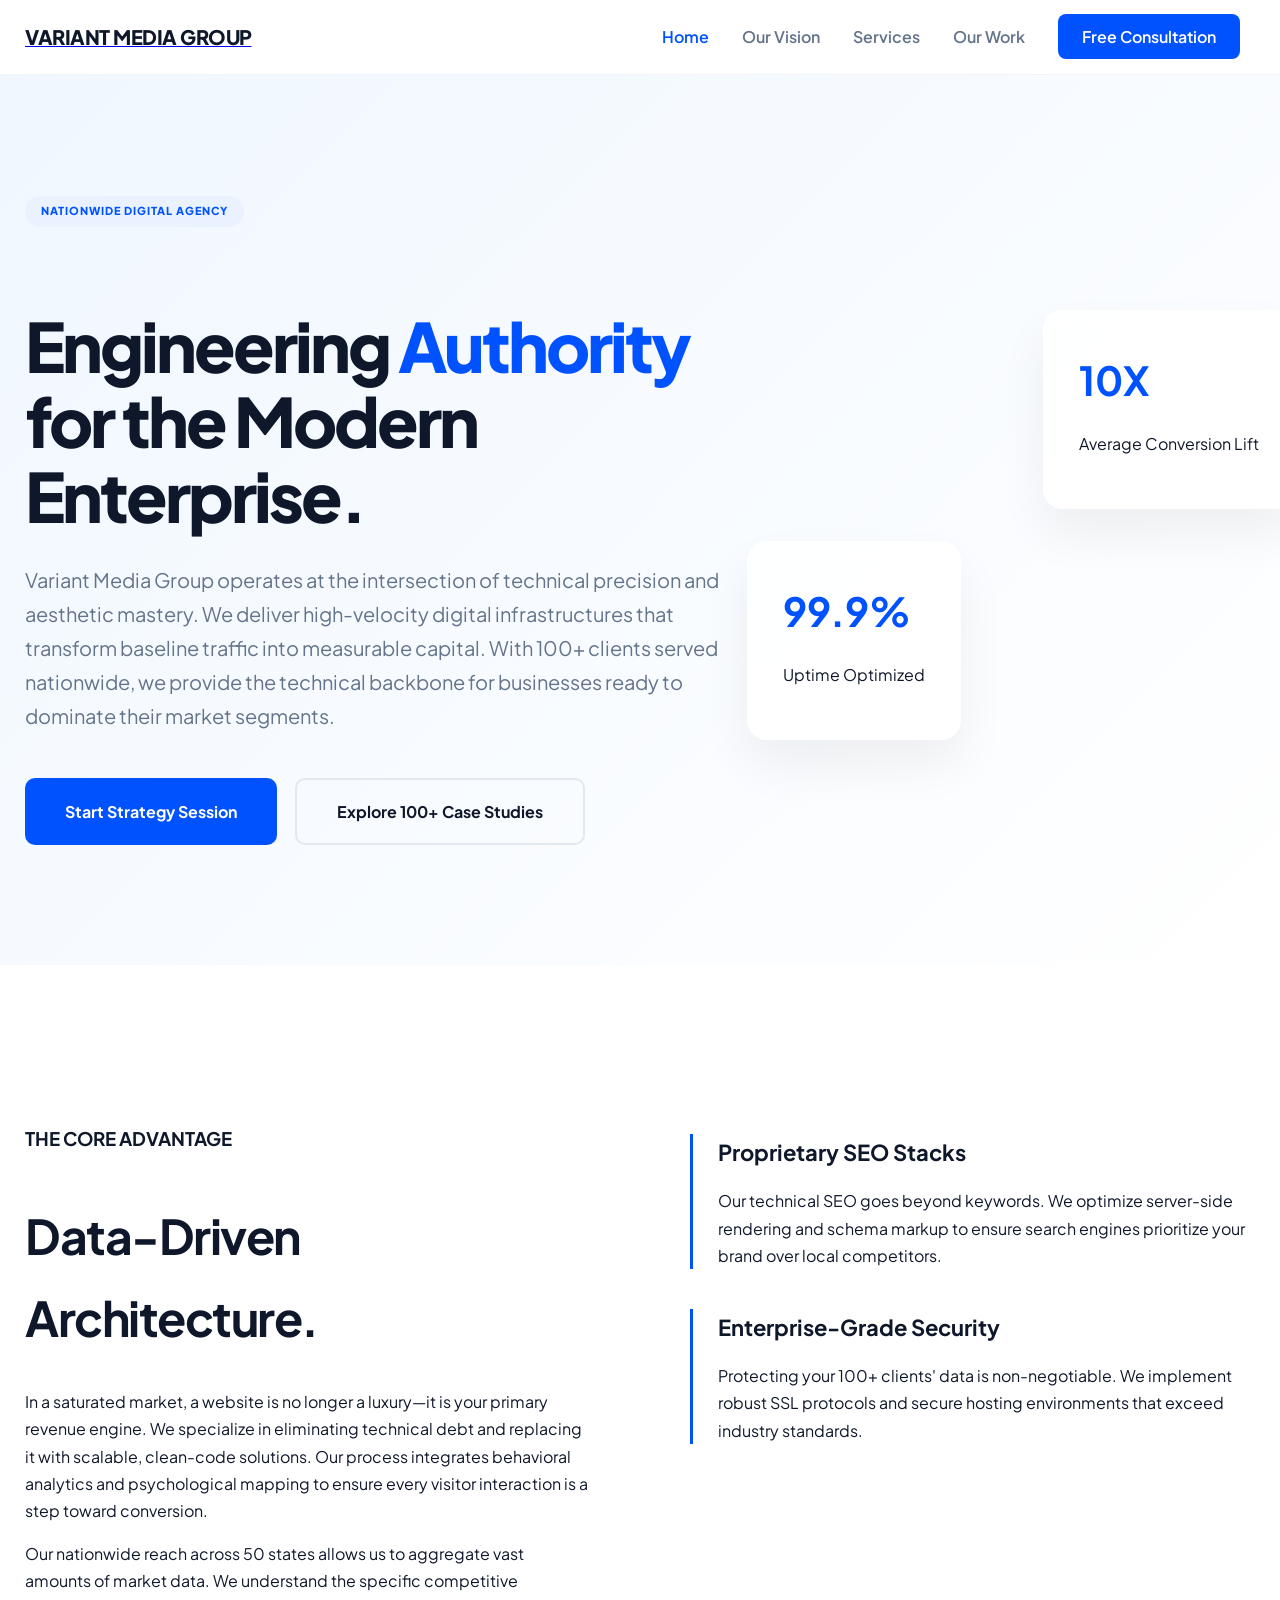
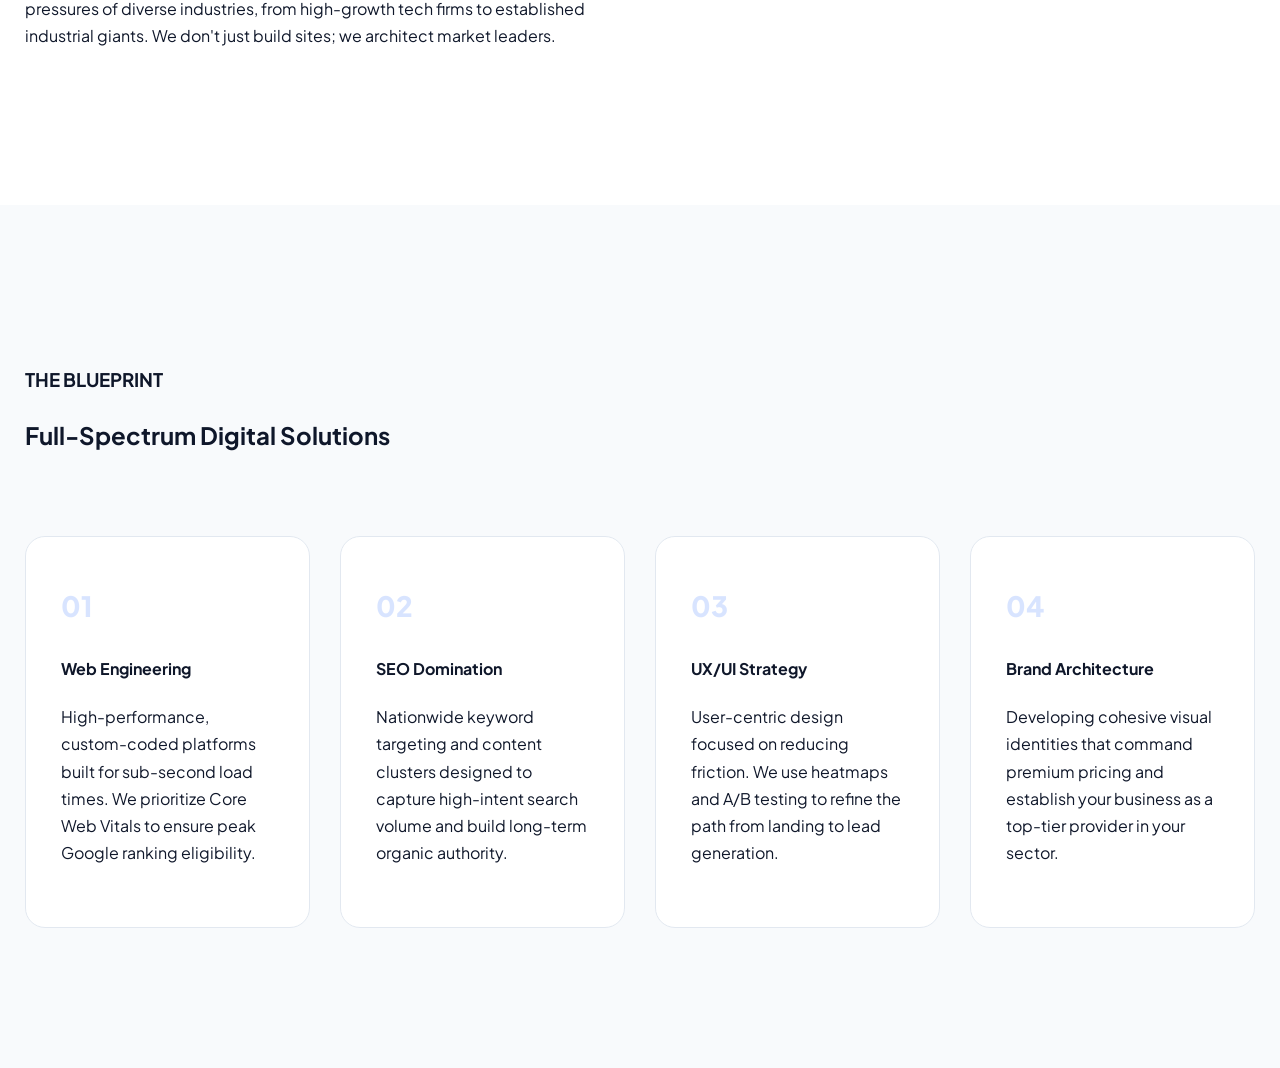
<file: index.html>
<!DOCTYPE html>
<html lang="en">
<head>
    <meta charset="UTF-8">
    <meta name="viewport" content="width=device-width, initial-scale=1.0">
    <title>Variant Media Group | High-Performance Digital Infrastructure</title>
    <link href="https://unpkg.com/aos@2.3.1/dist/aos.css" rel="stylesheet">
    <link rel="stylesheet" href="style.css">
    <link href="https://fonts.googleapis.com/css2?family=Plus+Jakarta+Sans:wght@300;400;600;700;800&display=swap" rel="stylesheet">
</head>
<body>

    <header>
        <div class="container nav-flex">
            <div class="logo"><a href="/" class="brand-link"><strong class="brand-name">VARIANT MEDIA GROUP</strong></a></div>
            <nav>
                <a href="/" class="active">Home</a>
                <a href="vision">Our Vision</a>
                <a href="services">Services</a>
                <a href="portfolio">Our Work</a>
                <a href="free-consultation" class="nav-cta">Free Consultation</a>
            </nav>
        </div>
    </header>

    <section class="hero">
        <div class="container hero-inner">
            <div class="hero-content" data-aos="fade-right" data-aos-duration="1000">
                <div class="pill">NATIONWIDE DIGITAL AGENCY</div>
                <h1>Engineering <span class="blue-text">Authority</span> for the Modern Enterprise.</h1>
                <p>Variant Media Group operates at the intersection of technical precision and aesthetic mastery. We deliver high-velocity digital infrastructures that transform baseline traffic into measurable capital. With 100+ clients served nationwide, we provide the technical backbone for businesses ready to dominate their market segments.</p>
                <div class="hero-btns">
                    <a href="free-consultation" class="btn-blue">Start Strategy Session</a>
                    <a href="portfolio" class="btn-ghost">Explore 100+ Case Studies</a>
                </div>
            </div>
            <div class="hero-visual" data-aos="zoom-in" data-aos-duration="1200">
                <div class="glass-card"><strong>99.9%</strong><p>Uptime Optimized</p></div>
                <div class="glass-card gc-2"><strong>10X</strong><p>Average Conversion Lift</p></div>
            </div>
        </div>
    </section>

    <section class="deep-info">
        <div class="container">
            <div class="section-grid">
                <div class="info-text" data-aos="fade-up">
                    <h3 class="label">THE CORE ADVANTAGE</h3>
                    <h2>Data-Driven Architecture.</h2>
                    <p>In a saturated market, a website is no longer a luxury—it is your primary revenue engine. We specialize in eliminating technical debt and replacing it with scalable, clean-code solutions. Our process integrates behavioral analytics and psychological mapping to ensure every visitor interaction is a step toward conversion.</p>
                    <p>Our nationwide reach across 50 states allows us to aggregate vast amounts of market data. We understand the specific competitive pressures of diverse industries, from high-growth tech firms to established industrial giants. We don't just build sites; we architect market leaders.</p>
                </div>
                <div class="feature-list" data-aos="fade-left">
                    <div class="f-item">
                        <h4>Proprietary SEO Stacks</h4>
                        <p>Our technical SEO goes beyond keywords. We optimize server-side rendering and schema markup to ensure search engines prioritize your brand over local competitors.</p>
                    </div>
                    <div class="f-item">
                        <h4>Enterprise-Grade Security</h4>
                        <p>Protecting your 100+ clients' data is non-negotiable. We implement robust SSL protocols and secure hosting environments that exceed industry standards.</p>
                    </div>
                </div>
            </div>
        </div>
    </section>

    <section class="pillars">
        <div class="container">
            <div class="section-header center" data-aos="fade-down">
                <h3 class="label">THE BLUEPRINT</h3>
                <h2>Full-Spectrum Digital Solutions</h2>
            </div>
            <div class="pillar-grid">
                <div class="pillar-card" data-aos="fade-up" data-aos-delay="100">
                    <div class="p-icon">01</div>
                    <h4>Web Engineering</h4>
                    <p>High-performance, custom-coded platforms built for sub-second load times. We prioritize Core Web Vitals to ensure peak Google ranking eligibility.</p>
                </div>
                <div class="pillar-card" data-aos="fade-up" data-aos-delay="200">
                    <div class="p-icon">02</div>
                    <h4>SEO Domination</h4>
                    <p>Nationwide keyword targeting and content clusters designed to capture high-intent search volume and build long-term organic authority.</p>
                </div>
                <div class="pillar-card" data-aos="fade-up" data-aos-delay="300">
                    <div class="p-icon">03</div>
                    <h4>UX/UI Strategy</h4>
                    <p>User-centric design focused on reducing friction. We use heatmaps and A/B testing to refine the path from landing to lead generation.</p>
                </div>
                <div class="pillar-card" data-aos="fade-up" data-aos-delay="400">
                    <div class="p-icon">04</div>
                    <h4>Brand Architecture</h4>
                    <p>Developing cohesive visual identities that command premium pricing and establish your business as a top-tier provider in your sector.</p>
                </div>
            </div>
        </div>
    </section>

    <script src="https://unpkg.com/aos@2.3.1/dist/aos.js"></script>
    <script>AOS.init({ once: true });</script>
</body>
</html>
</file>
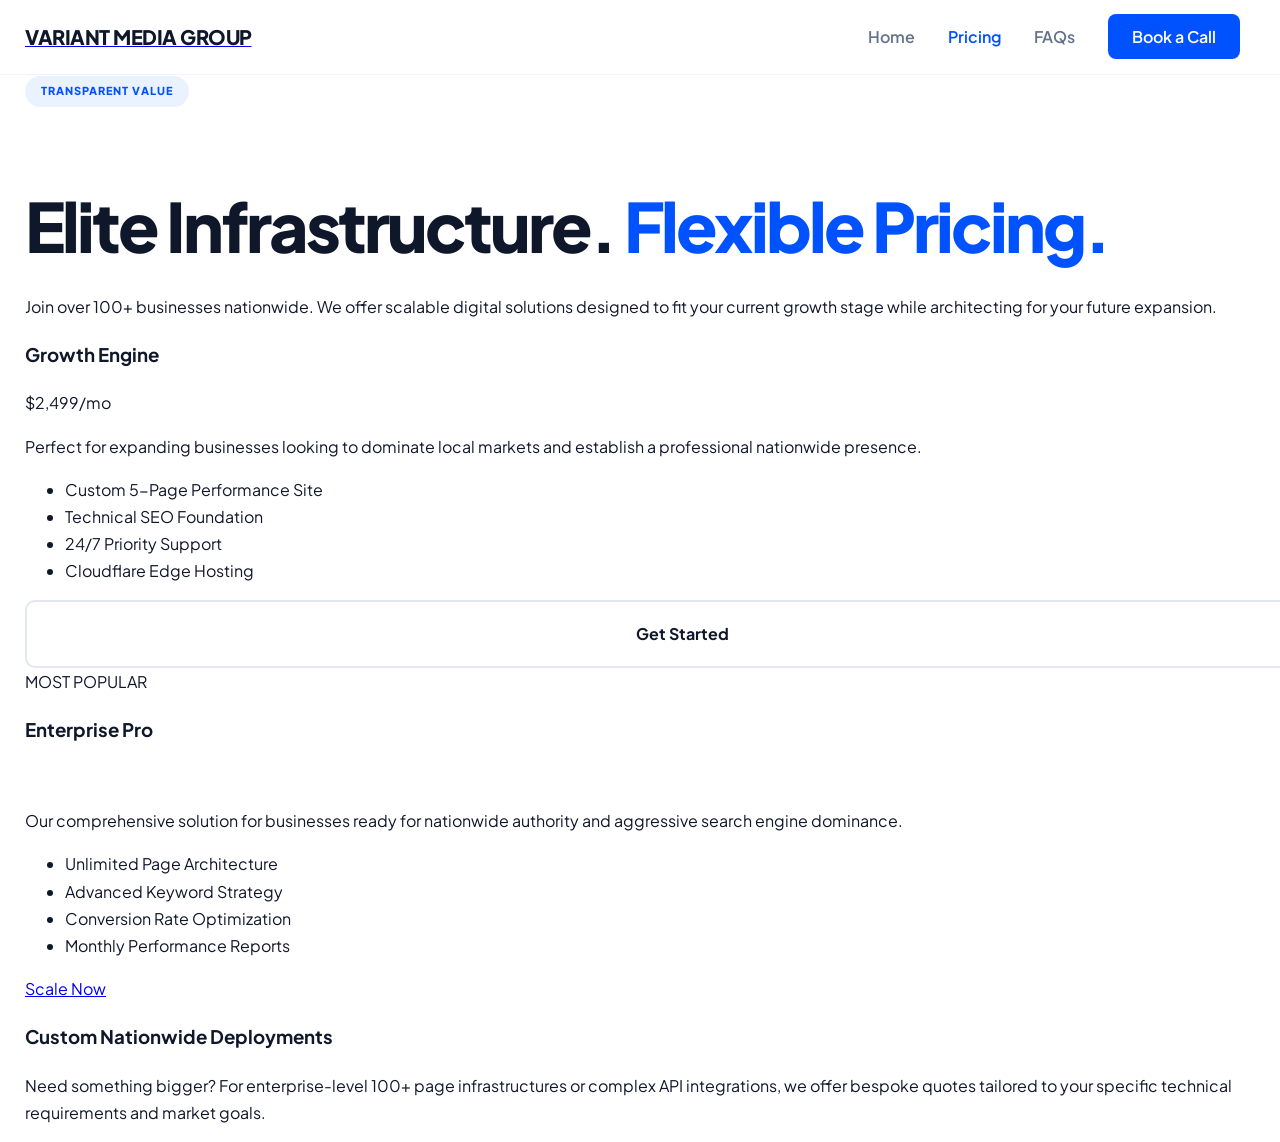
<file: pricing.html>
<!DOCTYPE html>
<html lang="en">
<head>
    <meta charset="UTF-8">
    <meta name="viewport" content="width=device-width, initial-scale=1.0">
    <title>Pricing Plans | Variant Media Group - Scalable Growth</title>
    <link href="https://unpkg.com/aos@2.3.1/dist/aos.css" rel="stylesheet">
    <link rel="stylesheet" href="style.css">
    <link href="https://fonts.googleapis.com/css2?family=Plus+Jakarta+Sans:wght@400;600;800&display=swap" rel="stylesheet">
</head>
<body>
    <header>
        <div class="container nav-flex">
            <div class="logo"><a href="/" class="brand-link"><strong class="brand-name">VARIANT MEDIA GROUP</strong></a></div>
            <nav>
                <a href="/">Home</a>
                <a href="pricing" class="active">Pricing</a>
                <a href="faqs">FAQs</a>
                <a href="free-consultation" class="nav-cta">Book a Call</a>
            </nav>
        </div>
    </header>

    <section class="sub-hero" data-aos="fade-down">
        <div class="container">
            <div class="pill">TRANSPARENT VALUE</div>
            <h1>Elite Infrastructure. <span class="blue-text">Flexible Pricing.</span></h1>
            <p class="lead">Join over 100+ businesses nationwide. We offer scalable digital solutions designed to fit your current growth stage while architecting for your future expansion.</p>
        </div>
    </section>

    <section class="pricing-section">
        <div class="container">
            <div class="pricing-grid">
                <div class="price-card" data-aos="fade-up" data-aos-delay="100">
                    <h3>Growth Engine</h3>
                    <div class="price">$2,499<span>/mo</span></div>
                    <p>Perfect for expanding businesses looking to dominate local markets and establish a professional nationwide presence.</p>
                    <ul>
                        <li>Custom 5-Page Performance Site</li>
                        <li>Technical SEO Foundation</li>
                        <li>24/7 Priority Support</li>
                        <li>Cloudflare Edge Hosting</li>
                    </ul>
                    <a href="free-consultation" class="btn-ghost" style="margin:0; width:100%; text-align:center;">Get Started</a>
                </div>
                <div class="price-card featured" data-aos="fade-up" data-aos-delay="200">
                    <div class="popular-tag">MOST POPULAR</div>
                    <h3>Enterprise Pro</h3>
                    <div class="price" style="color:white;">$4,999<span>/mo</span></div>
                    <p>Our comprehensive solution for businesses ready for nationwide authority and aggressive search engine dominance.</p>
                    <ul>
                        <li>Unlimited Page Architecture</li>
                        <li>Advanced Keyword Strategy</li>
                        <li>Conversion Rate Optimization</li>
                        <li>Monthly Performance Reports</li>
                    </ul>
                    <a href="free-consultation" class="btn-white" style="width:100%; text-align:center;">Scale Now</a>
                </div>
            </div>
            
            <div class="pricing-footer-info" data-aos="fade-up">
                <h3>Custom Nationwide Deployments</h3>
                <p>Need something bigger? For enterprise-level 100+ page infrastructures or complex API integrations, we offer bespoke quotes tailored to your specific technical requirements and market goals.</p>
            </div>
        </div>
    </section>

    <script src="https://unpkg.com/aos@2.3.1/dist/aos.js"></script>
    <script>AOS.init({ once: true });</script>
</body>
</html>
</file>
<file: style.css>
:root {
    --primary-blue: #0052FF;
    --deep-blue: #0036A8;
    --white: #FFFFFF;
    --soft-gray: #F8FAFC;
    --text-dark: #0F172A;
    --text-muted: #64748B;
    --glass: rgba(255, 255, 255, 0.85);
}

body {
    margin: 0; font-family: 'Plus Jakarta Sans', sans-serif;
    background: var(--white); color: var(--text-dark);
    line-height: 1.7; overflow-x: hidden;
}

.container { max-width: 1250px; margin: 0 auto; padding: 0 25px; }
.blue-text { color: var(--primary-blue); }
.pill { display: inline-block; padding: 6px 16px; background: #EBF2FF; color: var(--primary-blue); font-weight: 800; font-size: 11px; border-radius: 50px; margin-bottom: 25px; letter-spacing: 1px; }

/* Header & Glassmorphism */
header { padding: 20px 0; background: var(--glass); backdrop-filter: blur(15px); position: sticky; top: 0; z-index: 1000; border-bottom: 1px solid #F1F5F9; }
.nav-flex { display: flex; justify-content: space-between; align-items: center; }
.brand-name { font-size: 20px; font-weight: 800; color: var(--text-dark); letter-spacing: -0.5px; }
nav a { margin: 0 15px; text-decoration: none; color: var(--text-muted); font-weight: 600; transition: 0.3s; }
nav a:hover, nav a.active { color: var(--primary-blue); }
.nav-cta { background: var(--primary-blue); color: white !important; padding: 12px 24px; border-radius: 8px; }

/* Hero Section */
.hero { padding: 120px 0; background: linear-gradient(135deg, #F0F7FF 0%, #FFFFFF 100%); }
.hero-inner { display: grid; grid-template-columns: 1.2fr 0.8fr; gap: 60px; align-items: center; }
h1 { font-size: 68px; font-weight: 800; line-height: 1.1; margin-bottom: 30px; letter-spacing: -3px; }
.hero-content p { font-size: 20px; color: var(--text-muted); margin-bottom: 45px; }

.hero-visual { position: relative; height: 500px; background: url('https://images.unsplash.com/photo-1497215728101-856f4ea42174?auto=format&fit=crop&w=1200&q=80') center/cover; border-radius: 30px; }
.glass-card { position: absolute; bottom: 30px; left: -40px; background: var(--glass); backdrop-filter: blur(10px); padding: 35px; border-radius: 20px; box-shadow: 0 25px 50px rgba(0,0,0,0.06); border: 1px solid white; }
.glass-card strong { font-size: 40px; color: var(--primary-blue); display: block; }
.gc-2 { bottom: auto; top: 40px; left: auto; right: -40px; }

/* Deep Info & Features */
.deep-info { padding: 140px 0; }
.section-grid { display: grid; grid-template-columns: 1fr 1fr; gap: 100px; }
.info-text h2 { font-size: 48px; margin-bottom: 30px; letter-spacing: -1.5px; }
.f-item { margin-bottom: 40px; border-left: 3px solid var(--primary-blue); padding-left: 25px; }
.f-item h4 { font-size: 22px; margin-bottom: 10px; }

/* Pillar Grid */
.pillars { padding: 140px 0; background: var(--soft-gray); }
.pillar-grid { display: grid; grid-template-columns: repeat(4, 1fr); gap: 30px; margin-top: 80px; }
.pillar-card { background: white; padding: 45px 35px; border-radius: 20px; border: 1px solid #E2E8F0; transition: 0.5s cubic-bezier(0.4, 0, 0.2, 1); }
.pillar-card:hover { transform: translateY(-15px); border-color: var(--primary-blue); box-shadow: 0 30px 60px rgba(0,0,0,0.08); }
.p-icon { font-size: 28px; font-weight: 900; color: var(--primary-blue); opacity: 0.15; margin-bottom: 25px; }

/* Buttons */
.btn-blue { background: var(--primary-blue); color: white; padding: 20px 40px; border-radius: 10px; text-decoration: none; font-weight: 700; display: inline-block; transition: 0.3s; }
.btn-blue:hover { transform: translateY(-3px); box-shadow: 0 15px 30px rgba(0, 82, 255, 0.25); }
.btn-ghost { border: 2px solid #E2E8F0; color: var(--text-dark); padding: 18px 40px; border-radius: 10px; text-decoration: none; font-weight: 700; display: inline-block; margin-left: 15px; }
</file>
